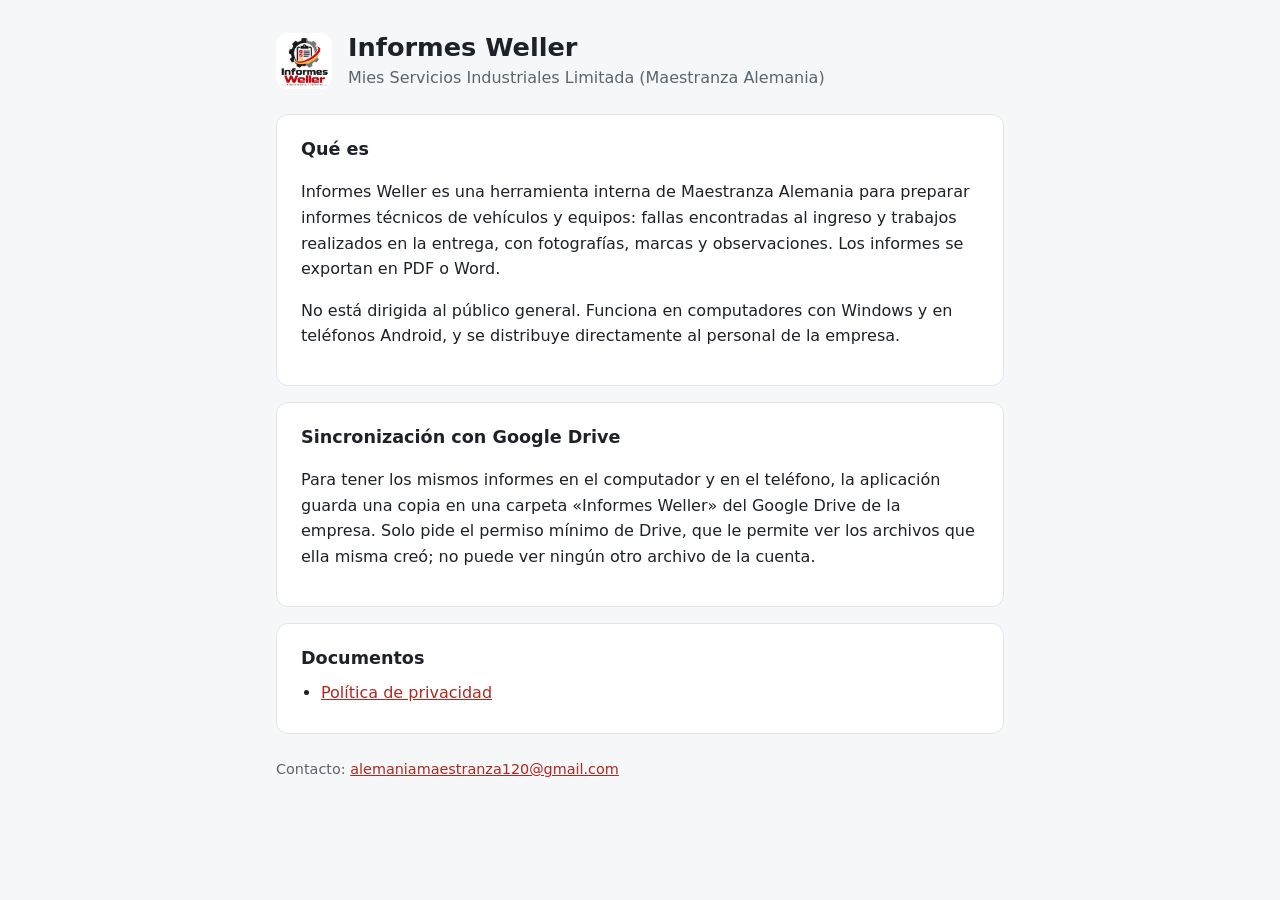
<file: index.html>
<!doctype html>
<html lang="es">
<head>
<meta charset="utf-8">
<meta name="viewport" content="width=device-width, initial-scale=1">
<title>Informes Weller</title>
<link rel="icon" href="icono.png">
<link rel="stylesheet" href="estilo.css">
</head>
<body>
<main>
  <header>
    <img src="icono.png" alt="">
    <div>
      <h1>Informes Weller</h1>
      <p>Mies Servicios Industriales Limitada (Maestranza Alemania)</p>
    </div>
  </header>

  <section>
    <h2>Qué es</h2>
    <p>Informes Weller es una herramienta interna de Maestranza Alemania para preparar
    informes técnicos de vehículos y equipos: fallas encontradas al ingreso y trabajos
    realizados en la entrega, con fotografías, marcas y observaciones. Los informes se
    exportan en PDF o Word.</p>
    <p>No está dirigida al público general. Funciona en computadores con Windows y en
    teléfonos Android, y se distribuye directamente al personal de la empresa.</p>
  </section>

  <section>
    <h2>Sincronización con Google Drive</h2>
    <p>Para tener los mismos informes en el computador y en el teléfono, la aplicación
    guarda una copia en una carpeta «Informes Weller» del Google Drive de la empresa.
    Solo pide el permiso mínimo de Drive, que le permite ver los archivos que ella misma
    creó; no puede ver ningún otro archivo de la cuenta.</p>
  </section>

  <section>
    <h2>Documentos</h2>
    <ul>
      <li><a href="privacidad.html">Política de privacidad</a></li>
    </ul>
  </section>

  <footer>Contacto: <a href="mailto:alemaniamaestranza120@gmail.com">alemaniamaestranza120@gmail.com</a></footer>
</main>
</body>
</html>
</file>
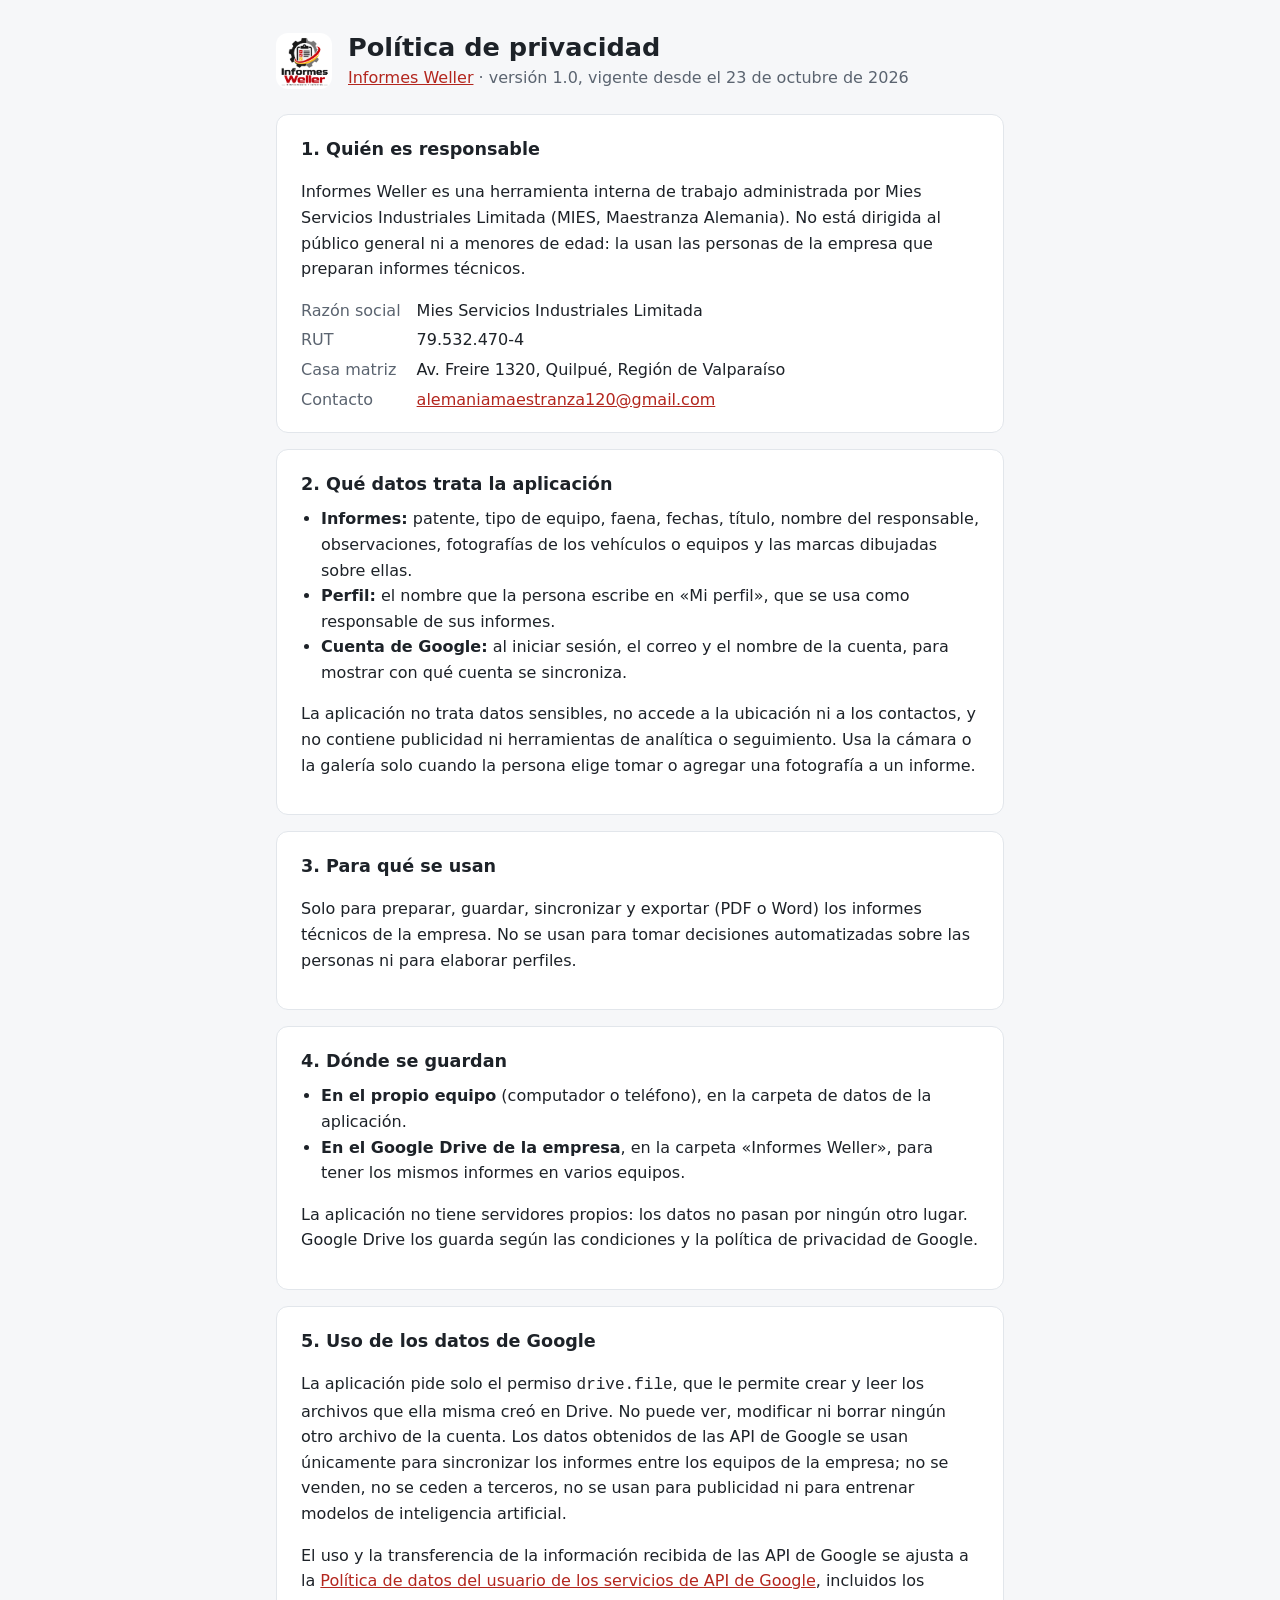
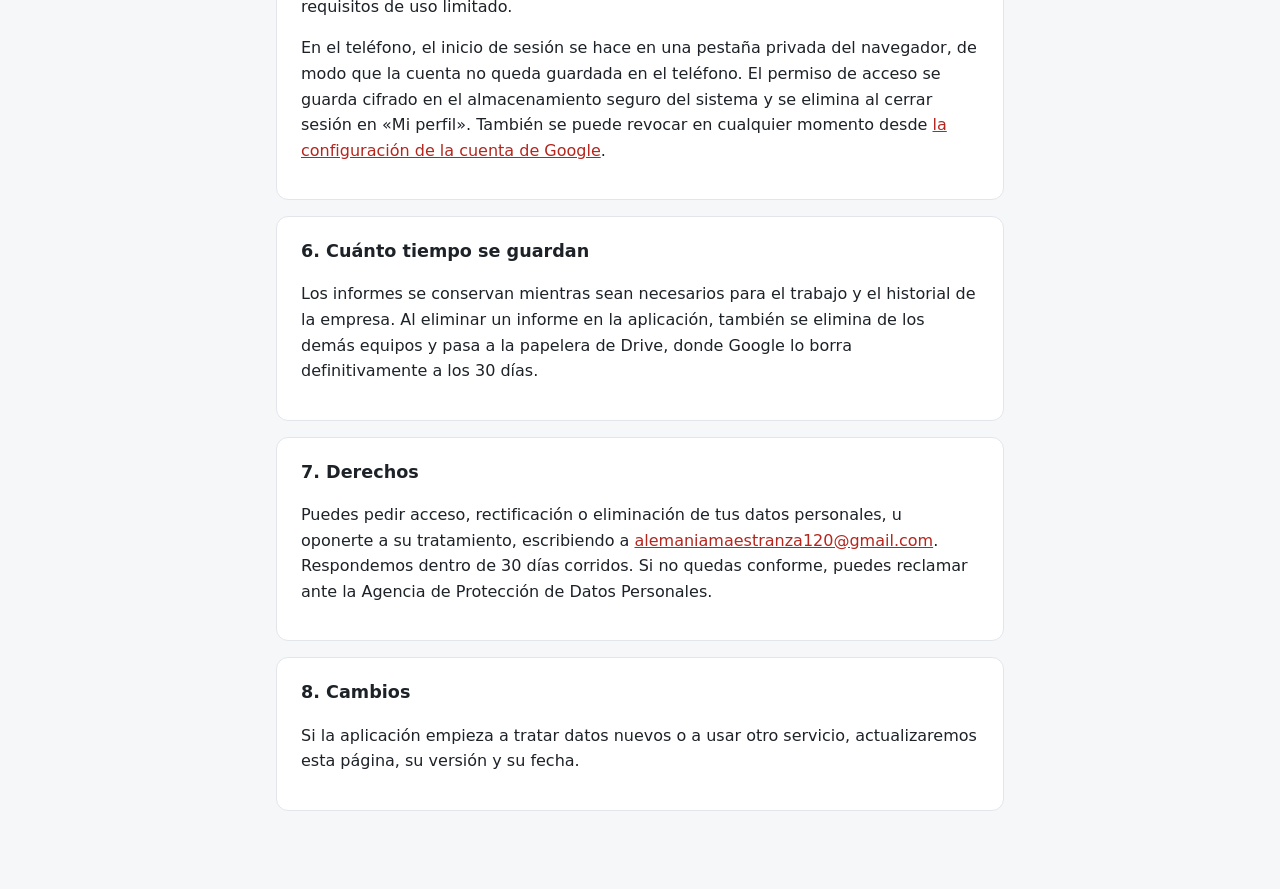
<file: privacidad.html>
<!doctype html>
<html lang="es">
<head>
<meta charset="utf-8">
<meta name="viewport" content="width=device-width, initial-scale=1">
<title>Privacidad · Informes Weller</title>
<link rel="icon" href="icono.png">
<link rel="stylesheet" href="estilo.css">
</head>
<body>
<main>
  <header>
    <img src="icono.png" alt="">
    <div>
      <h1>Política de privacidad</h1>
      <p><a href="index.html">Informes Weller</a> · versión 1.0, vigente desde el 23 de octubre de 2026</p>
    </div>
  </header>

  <section>
    <h2>1. Quién es responsable</h2>
    <p>Informes Weller es una herramienta interna de trabajo administrada por
    Mies Servicios Industriales Limitada (MIES, Maestranza Alemania). No está dirigida
    al público general ni a menores de edad: la usan las personas de la empresa que
    preparan informes técnicos.</p>
    <dl>
      <dt>Razón social</dt><dd>Mies Servicios Industriales Limitada</dd>
      <dt>RUT</dt><dd>79.532.470-4</dd>
      <dt>Casa matriz</dt><dd>Av. Freire 1320, Quilpué, Región de Valparaíso</dd>
      <dt>Contacto</dt><dd><a href="mailto:alemaniamaestranza120@gmail.com">alemaniamaestranza120@gmail.com</a></dd>
    </dl>
  </section>

  <section>
    <h2>2. Qué datos trata la aplicación</h2>
    <ul>
      <li><strong>Informes:</strong> patente, tipo de equipo, faena, fechas, título,
      nombre del responsable, observaciones, fotografías de los vehículos o equipos y
      las marcas dibujadas sobre ellas.</li>
      <li><strong>Perfil:</strong> el nombre que la persona escribe en «Mi perfil», que
      se usa como responsable de sus informes.</li>
      <li><strong>Cuenta de Google:</strong> al iniciar sesión, el correo y el nombre de
      la cuenta, para mostrar con qué cuenta se sincroniza.</li>
    </ul>
    <p>La aplicación no trata datos sensibles, no accede a la ubicación ni a los
    contactos, y no contiene publicidad ni herramientas de analítica o seguimiento.
    Usa la cámara o la galería solo cuando la persona elige tomar o agregar una
    fotografía a un informe.</p>
  </section>

  <section>
    <h2>3. Para qué se usan</h2>
    <p>Solo para preparar, guardar, sincronizar y exportar (PDF o Word) los informes
    técnicos de la empresa. No se usan para tomar decisiones automatizadas sobre las
    personas ni para elaborar perfiles.</p>
  </section>

  <section>
    <h2>4. Dónde se guardan</h2>
    <ul>
      <li><strong>En el propio equipo</strong> (computador o teléfono), en la carpeta
      de datos de la aplicación.</li>
      <li><strong>En el Google Drive de la empresa</strong>, en la carpeta
      «Informes Weller», para tener los mismos informes en varios equipos.</li>
    </ul>
    <p>La aplicación no tiene servidores propios: los datos no pasan por ningún otro
    lugar. Google Drive los guarda según las condiciones y la política de privacidad de
    Google.</p>
  </section>

  <section>
    <h2>5. Uso de los datos de Google</h2>
    <p>La aplicación pide solo el permiso <code>drive.file</code>, que le permite crear
    y leer los archivos que ella misma creó en Drive. No puede ver, modificar ni borrar
    ningún otro archivo de la cuenta. Los datos obtenidos de las API de Google se usan
    únicamente para sincronizar los informes entre los equipos de la empresa; no se
    venden, no se ceden a terceros, no se usan para publicidad ni para entrenar modelos
    de inteligencia artificial.</p>
    <p>El uso y la transferencia de la información recibida de las API de Google se
    ajusta a la
    <a href="https://developers.google.com/terms/api-services-user-data-policy">Política de datos del usuario de los servicios de API de Google</a>,
    incluidos los requisitos de uso limitado.</p>
    <p>En el teléfono, el inicio de sesión se hace en una pestaña privada del navegador,
    de modo que la cuenta no queda guardada en el teléfono. El permiso de acceso se
    guarda cifrado en el almacenamiento seguro del sistema y se elimina al cerrar sesión
    en «Mi perfil». También se puede revocar en cualquier momento desde
    <a href="https://myaccount.google.com/permissions">la configuración de la cuenta de Google</a>.</p>
  </section>

  <section>
    <h2>6. Cuánto tiempo se guardan</h2>
    <p>Los informes se conservan mientras sean necesarios para el trabajo y el
    historial de la empresa. Al eliminar un informe en la aplicación, también se
    elimina de los demás equipos y pasa a la papelera de Drive, donde Google lo borra
    definitivamente a los 30 días.</p>
  </section>

  <section>
    <h2>7. Derechos</h2>
    <p>Puedes pedir acceso, rectificación o eliminación de tus datos personales, u
    oponerte a su tratamiento, escribiendo a
    <a href="mailto:alemaniamaestranza120@gmail.com">alemaniamaestranza120@gmail.com</a>.
    Respondemos dentro de 30 días corridos. Si no quedas conforme, puedes reclamar ante
    la Agencia de Protección de Datos Personales.</p>
  </section>

  <section>
    <h2>8. Cambios</h2>
    <p>Si la aplicación empieza a tratar datos nuevos o a usar otro servicio,
    actualizaremos esta página, su versión y su fecha.</p>
  </section>
</main>
</body>
</html>
</file>
<file: estilo.css>
:root {
  --bg: #f6f7f9;
  --card: #ffffff;
  --text: #1d2228;
  --muted: #5b6470;
  --line: #e2e6eb;
  --accent: #b3261e;
}
@media (prefers-color-scheme: dark) {
  :root {
    --bg: #14171b;
    --card: #1d2228;
    --text: #e8ebef;
    --muted: #a3acb7;
    --line: #2f363e;
    --accent: #f2867d;
  }
}
* { box-sizing: border-box; }
body {
  margin: 0;
  background: var(--bg);
  color: var(--text);
  font: 16px/1.6 system-ui, -apple-system, "Segoe UI", Roboto, sans-serif;
}
main {
  max-width: 760px;
  margin: 0 auto;
  padding: 32px 16px 64px;
}
header {
  display: flex;
  align-items: center;
  gap: 16px;
  margin-bottom: 24px;
}
header img { width: 56px; height: 56px; border-radius: 12px; background: #fff; }
h1 { font-size: 1.6rem; margin: 0; line-height: 1.2; }
header p { margin: 2px 0 0; color: var(--muted); }
section {
  background: var(--card);
  border: 1px solid var(--line);
  border-radius: 12px;
  padding: 20px 24px;
  margin-bottom: 16px;
}
h2 { font-size: 1.1rem; margin: 0 0 8px; }
ul { padding-left: 20px; margin: 8px 0; }
a { color: var(--accent); }
dl { display: grid; grid-template-columns: max-content 1fr; gap: 4px 16px; margin: 8px 0 0; }
dt { color: var(--muted); }
dd { margin: 0; }
footer { color: var(--muted); font-size: 0.9rem; margin-top: 24px; }
@media (max-width: 520px) {
  dl { grid-template-columns: 1fr; }
  dd { margin-bottom: 8px; }
}
</file>
